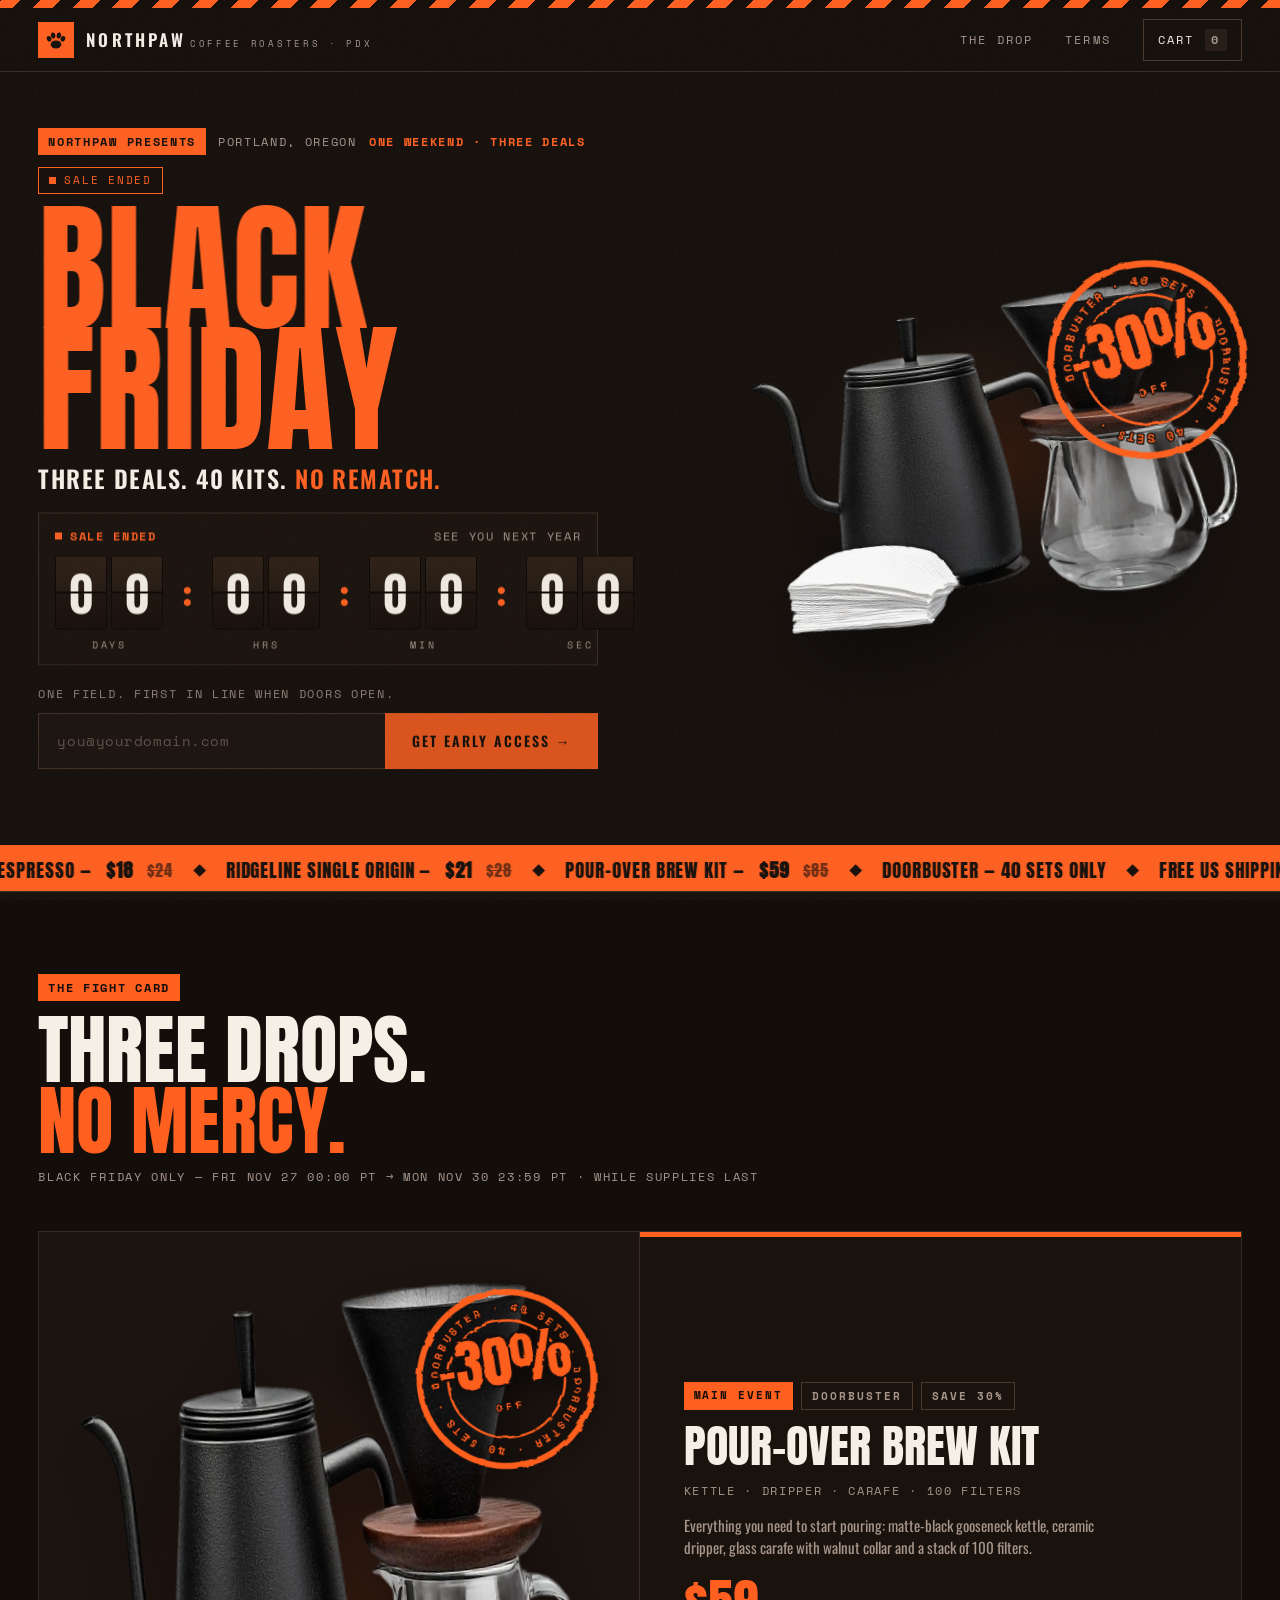
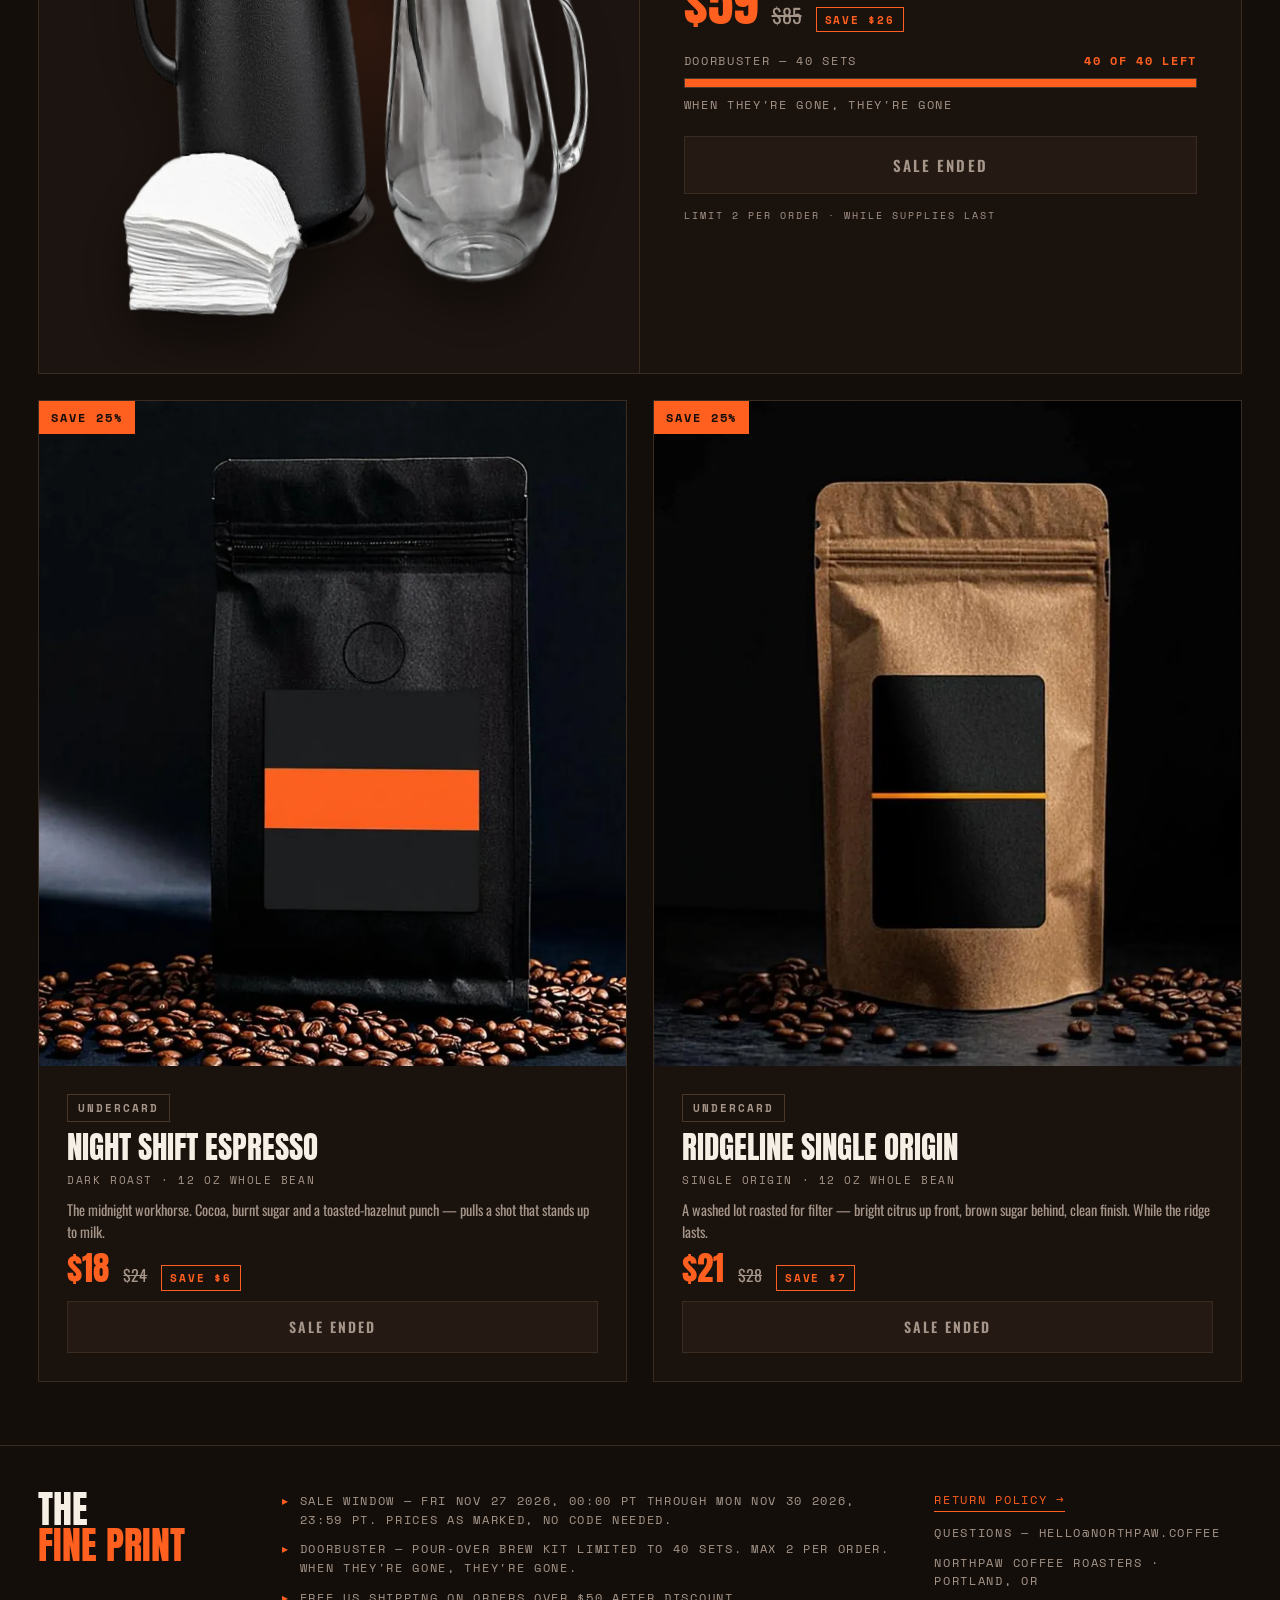
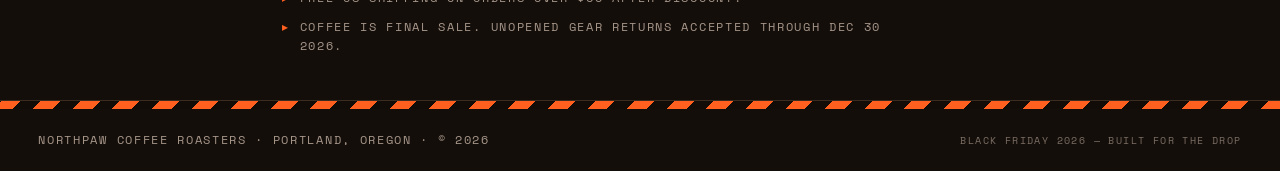
<file: index.html>
<!DOCTYPE html>
<html lang="en">
<head>
<meta charset="UTF-8">
<meta name="viewport" content="width=device-width, initial-scale=1.0">
<title>BLACK FRIDAY — Northpaw Coffee Roasters · Portland, OR</title>
<meta name="description" content="Black Friday at Northpaw Coffee Roasters. Three deals, 40 brew kits, no rematch. Doors open Fri Nov 27, 2026 — 00:00 PT.">
<meta name="theme-color" content="#140E0A">
<meta property="og:title" content="BLACK FRIDAY — Northpaw Coffee Roasters">
<meta property="og:description" content="Three deals. 40 kits. No rematch. Doors open Fri Nov 27, 2026 — 00:00 PT.">
<meta property="og:type" content="website">
<link rel="icon" href="data:image/svg+xml,%3Csvg xmlns='http://www.w3.org/2000/svg' viewBox='0 0 64 64'%3E%3Crect width='64' height='64' fill='%23FF5F1F'/%3E%3Cg fill='%23140E0A'%3E%3Cellipse cx='32' cy='43' rx='13' ry='10'/%3E%3Cellipse cx='15' cy='29' rx='5.5' ry='7' transform='rotate(-18 15 29)'/%3E%3Cellipse cx='25' cy='21' rx='5.5' ry='7.5' transform='rotate(-6 25 21)'/%3E%3Cellipse cx='39' cy='21' rx='5.5' ry='7.5' transform='rotate(6 39 21)'/%3E%3Cellipse cx='49' cy='29' rx='5.5' ry='7' transform='rotate(18 49 29)'/%3E%3C/g%3E%3C/svg%3E">
<link rel="preconnect" href="https://fonts.googleapis.com">
<link rel="preconnect" href="https://fonts.gstatic.com" crossorigin>
<link href="https://fonts.googleapis.com/css2?family=Anton&family=Oswald:wght@400;500;600&family=Space+Mono:wght@400;700&display=swap" rel="stylesheet">
<script src="https://cdnjs.cloudflare.com/ajax/libs/gsap/3.13.0/gsap.min.js" defer></script>
<style>
/* ============ TOKENS ============ */
:root{
  --ink:#140E0A; --ink-2:#1C1410; --ink-3:#241A13; --panel:#1A120D;
  --line:#3A2C21; --line-2:#4A382A;
  --orange:#FF5F1F; --orange-2:#E04E12; --paper:#F5EFE6; --muted:#A6968A;
  --header-h:64px; --ticker-h:46px;
  --fdw:clamp(26px,4.4vw,52px); --fdh:calc(var(--fdw)*1.42);
  --f-disp:'Anton','Arial Narrow',Impact,sans-serif;
  --f-ui:'Oswald','Arial Narrow',Arial,sans-serif;
  --f-mono:'Space Mono',ui-monospace,Menlo,Consolas,monospace;
}
*{margin:0;padding:0;box-sizing:border-box}
html{scroll-behavior:smooth}
@media (prefers-reduced-motion:reduce){html{scroll-behavior:auto}}
body{
  background:var(--ink); color:var(--paper);
  font-family:var(--f-ui); font-size:16px; line-height:1.5;
  -webkit-font-smoothing:antialiased; overflow-x:hidden;
}
img{display:block;max-width:100%}
button{font:inherit;color:inherit;background:none;border:none;cursor:pointer}
input{font:inherit}
a{color:inherit}
::selection{background:var(--orange);color:var(--ink)}
:focus-visible{outline:2px solid var(--orange);outline-offset:3px}
/* film grain over everything */
body::after{
  content:'';position:fixed;inset:0;z-index:120;pointer-events:none;opacity:.055;
  background-image:url("data:image/svg+xml,%3Csvg xmlns='http://www.w3.org/2000/svg' width='160' height='160'%3E%3Cfilter id='n'%3E%3CfeTurbulence type='fractalNoise' baseFrequency='0.8' numOctaves='2'/%3E%3C/filter%3E%3Crect width='160' height='160' filter='url(%23n)'/%3E%3C/svg%3E");
}
.hazard{height:8px;background:repeating-linear-gradient(-45deg,var(--orange) 0 14px,#120C08 14px 28px)}
.hazard-top{position:fixed;top:0;left:0;right:0;z-index:70;pointer-events:none}
.mono{font-family:var(--f-mono);font-size:12px;letter-spacing:.14em;text-transform:uppercase}
.chip{display:inline-block;background:var(--orange);color:var(--ink);padding:5px 10px 4px;font-weight:700}
.linklike{font-family:var(--f-mono);font-size:12px;letter-spacing:.14em;text-transform:uppercase;color:var(--orange);border-bottom:1px solid var(--orange);padding-bottom:2px}
.linklike:hover{color:var(--paper);border-color:var(--paper)}
.btn{
  display:inline-flex;align-items:center;justify-content:center;gap:10px;
  font-family:var(--f-ui);font-weight:600;letter-spacing:.14em;text-transform:uppercase;
  padding:14px 26px;border:1px solid var(--line-2);color:var(--paper);
  transition:transform .15s ease,background .15s ease,color .15s ease,border-color .15s ease;
}
.btn:hover{transform:translateY(-2px)}
.btn:active{transform:translateY(0)}
.btn-primary{background:var(--orange);border-color:var(--orange);color:var(--ink)}
.btn-primary:hover{background:var(--orange-2);border-color:var(--orange-2)}
.btn[disabled]{background:#241A13;border-color:var(--line);color:var(--muted);cursor:not-allowed;transform:none}
.sr-only{position:absolute;width:1px;height:1px;padding:0;margin:-1px;overflow:hidden;clip:rect(0 0 0 0);white-space:nowrap;border:0}

/* ============ HEADER ============ */
.site-head{
  position:sticky;top:8px;z-index:60;height:var(--header-h);
  display:flex;align-items:center;justify-content:space-between;
  padding:0 clamp(16px,3vw,40px);
  background:rgba(20,14,10,.92);backdrop-filter:blur(8px);
  border-bottom:1px solid var(--line);
}
.brand{display:flex;align-items:center;gap:12px;text-decoration:none}
.brand-badge{width:36px;height:36px;background:var(--orange);display:grid;place-items:center;flex:none}
.brand-badge svg{width:26px;height:26px}
.brand-name{font-weight:600;letter-spacing:.18em;font-size:17px;line-height:1}
.brand-sub{font-family:var(--f-mono);font-size:9px;letter-spacing:.3em;color:var(--muted);margin-top:4px}
.nav{display:flex;align-items:center;gap:clamp(14px,2.5vw,34px)}
.nav a{font-family:var(--f-mono);font-size:12px;letter-spacing:.18em;text-decoration:none;color:var(--muted)}
.nav a:hover{color:var(--orange)}
.cart-btn{
  display:flex;align-items:center;gap:10px;border:1px solid var(--line-2);
  padding:9px 14px;font-family:var(--f-mono);font-size:12px;letter-spacing:.18em;
  transition:border-color .15s ease;
}
.cart-btn:hover{border-color:var(--orange)}
.cart-count{
  min-width:22px;height:22px;display:grid;place-items:center;
  background:var(--orange);color:var(--ink);font-weight:700;font-size:12px;padding:0 4px;
}
.cart-count[data-zero="1"]{background:#241A13;color:var(--muted)}

/* ============ HERO ============ */
.hero{
  position:relative;
  min-height:100vh;min-height:calc(100svh - var(--header-h) - 8px);
  display:flex;flex-direction:column;
  border-bottom:1px solid var(--line);
}
.hero-inner{
  flex:1;display:grid;grid-template-columns:minmax(0,1.15fr) minmax(0,.85fr);
  gap:clamp(20px,4vw,64px);align-items:center;
  padding:clamp(20px,3.5vh,44px) clamp(16px,3vw,40px) clamp(16px,2.5vh,28px);
  max-width:1560px;width:100%;margin:0 auto;
}
.eyebrow-row{display:flex;flex-wrap:wrap;align-items:center;gap:12px;margin-bottom:clamp(10px,1.6vh,18px)}
.eyebrow-meta{color:var(--muted)}
.eyebrow-meta b{color:var(--orange);font-weight:700}
.status-chip{
  display:none;align-items:center;gap:8px;border:1px solid var(--orange);
  padding:4px 10px;font-family:var(--f-mono);font-size:11px;letter-spacing:.16em;color:var(--orange);
}
.status-chip.on{display:inline-flex}
.status-dot{width:7px;height:7px;background:var(--orange);flex:none}
[data-phase="live"] .status-dot{animation:pulse 1.1s ease-in-out infinite}
@keyframes pulse{0%,100%{opacity:1}50%{opacity:.25}}
.bf-title{
  font-family:var(--f-disp);font-weight:400;
  font-size:clamp(3.6rem,12.2vw,11.5rem);
  line-height:.86;letter-spacing:.005em;color:var(--orange);
  text-transform:uppercase;user-select:none;
}
.bf-word{display:block;white-space:nowrap}
.bf-word .ltr{display:inline-block;will-change:transform}
.bf-sub{
  margin-top:clamp(12px,2vh,20px);
  font-weight:600;font-size:clamp(1.05rem,2vw,1.5rem);
  letter-spacing:.06em;text-transform:uppercase;
}
.bf-sub em{font-style:normal;color:var(--orange)}
.bf-copy{margin-top:10px;color:var(--muted);font-size:15px;max-width:46ch}

/* --- countdown --- */
.countdown{
  margin-top:clamp(16px,2.8vh,28px);
  max-width:560px;border:1px solid var(--line);background:var(--panel);
  padding:14px 16px 12px;
}
.cd-label-row{display:flex;justify-content:space-between;gap:10px;flex-wrap:wrap;margin-bottom:10px}
.cd-label{color:var(--orange);font-weight:700;display:flex;align-items:center;gap:8px}
.cd-dot{width:7px;height:7px;background:var(--orange);flex:none;animation:pulse 1.4s ease-in-out infinite}
@media (prefers-reduced-motion:reduce){.cd-dot{animation:none}}
.cd-date{color:var(--muted)}
.flaps{display:flex;align-items:flex-start;gap:clamp(6px,1vw,12px)}
.flap-group{display:flex;flex-direction:column;align-items:center}
.flap-unit{display:flex;gap:4px}
code{font-family:var(--f-mono);color:var(--orange);font-size:.92em}
.flap-pair-label{
  text-align:center;color:var(--muted);font-family:var(--f-mono);
  font-size:10px;letter-spacing:.28em;margin-top:8px;
}
.flap-colon{
  font-family:var(--f-mono);font-weight:700;color:var(--orange);
  font-size:calc(var(--fdh)*.5);line-height:var(--fdh);padding:0 1px;user-select:none;
}
.fd{
  position:relative;width:var(--fdw);height:var(--fdh);
  perspective:300px;border:1px solid #0C0805;border-radius:3px;
  background:#221812;
}
.fd-half,.fd-flap{
  position:absolute;left:0;width:100%;height:50%;overflow:hidden;
}
.fd-top,.fd-flap-top{top:0;border-radius:2px 2px 0 0;background:linear-gradient(180deg,#2E2016,#251A12)}
.fd-bottom,.fd-flap-bottom{bottom:0;border-radius:0 0 2px 2px;background:linear-gradient(180deg,#1D140E,#170F0A)}
.fd-glyph{
  position:absolute;left:0;width:100%;height:200%;
  display:flex;align-items:center;justify-content:center;
  font-family:var(--f-ui);font-weight:600;
  font-size:calc(var(--fdh)*.66);color:var(--paper);
}
.fd-top .fd-glyph,.fd-flap-top .fd-glyph{top:0}
.fd-bottom .fd-glyph,.fd-flap-bottom .fd-glyph{top:-100%}
.fd-flap{display:none;backface-visibility:hidden;z-index:2}
.fd-flap-top{transform-origin:50% 100%}
.fd-flap-bottom{transform-origin:50% 0%;background:linear-gradient(180deg,#1D140E,#170F0A)}
.fd::after{content:'';position:absolute;top:50%;left:0;right:0;height:2px;margin-top:-1px;background:#0C0805;z-index:3}

/* --- early access --- */
.early{margin-top:clamp(16px,2.8vh,28px);max-width:560px}
.early-label{color:var(--muted);margin-bottom:10px}
.early-row{display:flex;gap:0}
.early-row input{
  flex:1;min-width:0;background:var(--ink-2);border:1px solid var(--line-2);border-right:none;
  color:var(--paper);padding:0 18px;height:56px;
  font-family:var(--f-mono);font-size:14px;letter-spacing:.04em;
}
.early-row input::placeholder{color:#6E5F53}
.early-row input:focus{outline:none;border-color:var(--orange)}
.early-row .btn{height:56px;flex:none;font-size:14px}
.early-msg{margin-top:9px;color:var(--muted);min-height:16px}
.early-msg.ok{color:var(--orange)}
.early-msg.err{color:#FF8A6B}
.early-done{
  display:none;border:1px solid var(--orange);padding:16px 18px;
  font-family:var(--f-mono);font-size:12px;letter-spacing:.14em;text-transform:uppercase;color:var(--orange);
}
.early-done.on{display:block}
.early-done b{color:var(--paper)}

/* --- hero art (kit + stamp) --- */
.hero-art{position:relative;display:grid;place-items:center;min-height:320px}
.glow{
  position:absolute;inset:-8%;pointer-events:none;
  background:radial-gradient(closest-side,rgba(255,95,31,.22),rgba(58,36,22,.38) 46%,rgba(20,14,10,0) 74%);
}
.kit{position:relative;width:100%;max-width:600px;transform:rotate(-7deg)}
.kit img{width:100%;height:auto;filter:drop-shadow(0 34px 40px rgba(0,0,0,.55))}
.kit .kit-img-wrap{will-change:transform}
.stamp-wrap{
  position:absolute;top:-9%;right:-6%;width:46%;min-width:140px;z-index:4;
  transform:rotate(-10deg);opacity:.96;
}
.stamp-wrap.stamp-hidden{display:none}
.stamp-wrap svg,.db-stamp svg,.sold-overlay svg{width:100%;height:auto;overflow:visible;filter:drop-shadow(0 3px 14px rgba(0,0,0,.62))}

/* --- ticker --- */
.ticker{
  border-top:3px solid var(--orange);background:var(--orange);
  overflow:hidden;white-space:nowrap;height:var(--ticker-h);
  display:flex;align-items:center;
}
.ticker-track{display:inline-flex;will-change:transform}
.tick-half{display:inline-flex;align-items:center;flex:none}
.tick-item{
  display:inline-flex;align-items:center;gap:14px;padding:0 22px;
  font-family:var(--f-disp);font-size:19px;letter-spacing:.05em;color:var(--ink);
  text-transform:uppercase;line-height:var(--ticker-h);
}
.tick-item .was{opacity:.62;text-decoration:line-through;font-size:16px}
.tick-sep{width:9px;height:9px;background:var(--ink);transform:rotate(45deg);flex:none}
.no-gsap .ticker-track{animation:tickmove 28s linear infinite}
@keyframes tickmove{from{transform:translateX(0)}to{transform:translateX(-50%)}}
@media (prefers-reduced-motion:reduce){.no-gsap .ticker-track{animation:none}}

/* ============ THE DROP ============ */
.drop{padding:clamp(56px,9vh,110px) clamp(16px,3vw,40px) clamp(40px,7vh,90px);max-width:1560px;margin:0 auto}
.sec-head{margin-bottom:clamp(28px,5vh,54px)}
.sec-head h2{
  font-family:var(--f-disp);font-weight:400;text-transform:uppercase;
  font-size:clamp(2.4rem,6vw,5rem);line-height:.92;margin:14px 0 12px;color:var(--paper);
}
.sec-head h2 em{font-style:normal;color:var(--orange)}
.sec-sub{color:var(--muted)}
/* doorbuster */
.doorbuster{
  display:grid;grid-template-columns:minmax(0,1fr) minmax(0,1fr);
  border:1px solid var(--line);background:var(--panel);margin-bottom:26px;
  position:relative;overflow:hidden;
}
.doorbuster::before{
  content:'';position:absolute;top:0;left:0;right:0;height:5px;background:var(--orange);
}
.db-media{
  position:relative;display:grid;place-items:center;padding:clamp(22px,4vw,48px);
  background:radial-gradient(closest-side at 50% 52%,rgba(255,95,31,.16),rgba(26,18,13,0) 72%),var(--ink-2);
  border-right:1px solid var(--line);min-height:380px;
}
.db-media .kit-tilt{width:100%;max-width:520px;transform:rotate(-4deg)}
.db-media img{width:100%;filter:drop-shadow(0 26px 30px rgba(0,0,0,.5))}
.db-stamp{position:absolute;top:6%;right:5%;width:34%;min-width:130px;max-width:210px;transform:rotate(-9deg);z-index:3}
.db-stamp svg{width:100%;height:auto;overflow:visible}
.sold-overlay{
  position:absolute;inset:0;display:none;place-items:center;z-index:5;
  background:rgba(20,14,10,.45);
}
.sold-overlay.on{display:grid}
.sold-overlay svg{width:min(62%,340px);transform:rotate(-8deg);overflow:visible}
.db-info{padding:clamp(22px,3.4vw,46px);display:flex;flex-direction:column;gap:14px;justify-content:center}
.tag-row{display:flex;flex-wrap:wrap;gap:8px}
.tag{font-family:var(--f-mono);font-size:11px;letter-spacing:.18em;padding:5px 10px 4px;font-weight:700;text-transform:uppercase}
.tag-solid{background:var(--orange);color:var(--ink)}
.tag-line{border:1px solid var(--line-2);color:var(--muted)}
.db-title{
  font-family:var(--f-disp);font-weight:400;text-transform:uppercase;
  font-size:clamp(1.9rem,3.6vw,3.2rem);line-height:.95;
}
.db-sub{color:var(--muted);font-family:var(--f-mono);font-size:12px;letter-spacing:.14em;text-transform:uppercase}
.db-desc{color:var(--muted);font-size:15px;max-width:52ch}
.price-row{display:flex;align-items:baseline;gap:14px;flex-wrap:wrap;margin-top:4px}
.price-now{font-family:var(--f-disp);font-size:clamp(2.2rem,4vw,3.4rem);color:var(--orange);line-height:1}
.price-was{color:var(--muted);text-decoration:line-through;font-size:20px}
.price-save{
  font-family:var(--f-mono);font-size:11px;letter-spacing:.16em;font-weight:700;
  border:1px solid var(--orange);color:var(--orange);padding:4px 8px 3px;text-transform:uppercase;
}
.stock{margin-top:6px}
.stock-head{display:flex;justify-content:space-between;gap:10px;color:var(--muted);margin-bottom:8px}
.stock-head b{color:var(--orange);font-weight:700}
.stock-bar{height:10px;background:#0F0A07;border:1px solid var(--line-2)}
.stock-bar i{display:block;height:100%;background:var(--orange);transition:width .5s ease}
.stock-bar.low i{background:#C7331B;animation:pulse 1.2s ease-in-out infinite}
@media (prefers-reduced-motion:reduce){.stock-bar.low i{animation:none}}
.stock-note{margin-top:8px;color:var(--muted)}
.db-cta{display:flex;gap:12px;align-items:stretch;margin-top:8px;flex-wrap:wrap}
.db-cta .btn-atc{flex:1;min-width:220px;height:58px;font-size:15px}
.limit-note{color:var(--muted);font-family:var(--f-mono);font-size:10px;letter-spacing:.2em;text-transform:uppercase}
/* undercards */
.cards{display:grid;grid-template-columns:repeat(2,minmax(0,1fr));gap:26px}
.card{
  border:1px solid var(--line);background:var(--panel);
  display:flex;flex-direction:column;transition:transform .18s ease,border-color .18s ease;
}
.card:hover{transform:translateY(-4px);border-color:var(--orange)}
.card-media{position:relative;overflow:hidden;background:var(--ink-2)}
.card-media img{width:100%;height:100%;object-fit:cover;aspect-ratio:3/3.4;transition:transform .35s ease}
.card:hover .card-media img{transform:scale(1.04)}
.save-badge{
  position:absolute;top:0;left:0;z-index:2;
  background:var(--orange);color:var(--ink);
  font-family:var(--f-mono);font-weight:700;font-size:12px;letter-spacing:.16em;
  padding:8px 12px 7px;text-transform:uppercase;
}
.card-info{padding:clamp(18px,2.4vw,28px);display:flex;flex-direction:column;gap:10px;flex:1}
.card-title{font-family:var(--f-disp);font-weight:400;text-transform:uppercase;font-size:clamp(1.5rem,2.4vw,2.1rem);line-height:1}
.card-sub{color:var(--muted);font-family:var(--f-mono);font-size:11px;letter-spacing:.14em;text-transform:uppercase}
.card-desc{color:var(--muted);font-size:14.5px;flex:1}
.card .price-row{margin-top:auto}
.card .price-now{font-size:clamp(1.7rem,2.6vw,2.4rem)}
.card .price-was{font-size:16px}
.btn-atc{width:100%;height:52px;font-size:14px}

/* ============ TERMS / FOOTER ============ */
.terms{border-top:1px solid var(--line)}
.terms-inner{
  max-width:1560px;margin:0 auto;padding:clamp(34px,5vh,60px) clamp(16px,3vw,40px);
  display:grid;grid-template-columns:minmax(0,.4fr) minmax(0,1.2fr) minmax(0,.6fr);gap:clamp(20px,3vw,48px);
  align-items:start;
}
.terms-h{font-family:var(--f-disp);font-weight:400;font-size:clamp(1.6rem,3vw,2.4rem);text-transform:uppercase;line-height:.95}
.terms-h em{font-style:normal;color:var(--orange)}
.terms-list{list-style:none;display:flex;flex-direction:column;gap:10px;color:var(--muted)}
.terms-list li{padding-left:18px;position:relative;line-height:1.6}
.terms-list li::before{content:'▸';position:absolute;left:0;color:var(--orange)}
.terms-links{display:flex;flex-direction:column;gap:12px;color:var(--muted);align-items:flex-start}
.site-foot{border-top:1px solid var(--line)}
.foot-inner{
  max-width:1560px;margin:0 auto;padding:22px clamp(16px,3vw,40px);
  display:flex;justify-content:space-between;gap:16px;flex-wrap:wrap;align-items:center;
}
.site-foot .mono{color:var(--muted)}
.site-foot .tiny{font-size:10px;opacity:.7}

/* ============ DRAWER ============ */
.scrim{
  position:fixed;inset:0;z-index:80;background:rgba(10,7,5,.7);
  opacity:0;pointer-events:none;transition:opacity .25s ease;
}
.scrim.on{opacity:1;pointer-events:auto}
.drawer{
  position:fixed;top:0;right:0;bottom:0;z-index:90;
  width:min(440px,100vw);background:var(--ink-2);border-left:1px solid var(--line-2);
  transform:translateX(102%);transition:transform .32s cubic-bezier(.22,.9,.3,1);
  display:flex;flex-direction:column;
}
.drawer.on{transform:translateX(0)}
.dr-head{
  display:flex;justify-content:space-between;align-items:center;
  padding:18px 20px;border-bottom:1px solid var(--line);
}
.dr-title{font-family:var(--f-disp);font-weight:400;font-size:26px;letter-spacing:.04em;text-transform:uppercase}
.dr-close{font-size:22px;line-height:1;padding:6px 10px;color:var(--muted)}
.dr-close:hover{color:var(--orange)}
.shipping{padding:16px 20px;border-bottom:1px solid var(--line)}
.ship-label{color:var(--paper);font-weight:700;margin-bottom:10px}
.ship-label b{color:var(--orange)}
.ship-bar{height:8px;background:#0F0A07;border:1px solid var(--line)}
.ship-bar i{display:block;height:100%;background:var(--orange);width:0;transition:width .4s ease}
.ship-note{margin-top:8px;color:var(--muted)}
.dr-items{flex:1;overflow-y:auto;padding:8px 20px}
.dr-item{display:grid;grid-template-columns:76px 1fr auto;gap:14px;padding:16px 0;border-bottom:1px solid var(--line);align-items:center}
.dr-thumb{width:76px;height:88px;object-fit:cover;border:1px solid var(--line);background:var(--ink-3)}
.dr-name{font-weight:600;letter-spacing:.08em;text-transform:uppercase;font-size:14px;line-height:1.25}
.dr-unit{color:var(--muted);font-family:var(--f-mono);font-size:11px;letter-spacing:.08em;margin-top:4px}
.qty{display:inline-flex;border:1px solid var(--line-2);margin-top:10px}
.qty button{width:30px;height:30px;font-size:16px;color:var(--paper)}
.qty button:hover{background:var(--ink-3);color:var(--orange)}
.qty .q{width:38px;display:grid;place-items:center;font-family:var(--f-mono);font-size:13px;border-left:1px solid var(--line-2);border-right:1px solid var(--line-2)}
.dr-right{display:flex;flex-direction:column;align-items:flex-end;gap:10px;justify-self:end}
.dr-line{font-family:var(--f-disp);font-size:20px;color:var(--orange)}
.dr-remove{color:var(--muted);font-family:var(--f-mono);font-size:10px;letter-spacing:.14em;text-transform:uppercase;border-bottom:1px solid transparent}
.dr-remove:hover{color:#FF8A6B;border-color:#FF8A6B}
.dr-empty{padding:48px 10px;text-align:center;color:var(--muted);display:flex;flex-direction:column;gap:18px;align-items:center}
.dr-empty .btn{margin-top:6px}
.dr-foot{border-top:1px solid var(--line);padding:18px 20px 22px;background:var(--ink-2)}
.dr-subtotal{display:flex;justify-content:space-between;align-items:baseline;margin-bottom:6px}
.dr-subtotal .mono{color:var(--muted)}
.dr-subtotal .amount{font-family:var(--f-disp);font-size:30px;color:var(--paper)}
.dr-note{color:var(--muted);font-size:10px;letter-spacing:.12em;margin-bottom:14px}
.dr-foot .btn{width:100%;height:56px;font-size:15px}
.dr-mode{margin-top:10px;text-align:center;color:var(--muted);font-size:10px;letter-spacing:.14em}

/* ============ MODALS / TOAST ============ */
.modal{
  position:fixed;inset:0;z-index:100;display:none;place-items:center;padding:20px;
  background:rgba(10,7,5,.78);
}
.modal.on{display:grid}
.modal-card{
  width:min(560px,100%);max-height:86vh;overflow-y:auto;
  background:var(--ink-2);border:1px solid var(--line-2);border-top:5px solid var(--orange);
  padding:clamp(22px,4vw,36px);
}
.modal-card h3{font-family:var(--f-disp);font-weight:400;text-transform:uppercase;font-size:clamp(1.5rem,3vw,2.2rem);margin-bottom:6px}
.modal-kicker{color:var(--orange);margin-bottom:16px}
.receipt{border:1px dashed var(--line-2);padding:16px;margin:16px 0;display:flex;flex-direction:column;gap:9px}
.receipt-row{display:flex;justify-content:space-between;gap:14px;color:var(--muted)}
.receipt-row.total{color:var(--paper);font-weight:700;border-top:1px solid var(--line);padding-top:10px}
.receipt-row.total .val{color:var(--orange)}
.receipt-row .val{color:var(--paper)}
.modal-note{color:var(--muted);font-size:13.5px;line-height:1.65;margin:14px 0 4px}
.modal-note a{color:var(--orange)}
.modal-actions{display:flex;gap:12px;margin-top:18px;flex-wrap:wrap}
.modal-actions .btn{flex:1;min-width:180px}
.policy-body{color:var(--muted);font-size:14px;line-height:1.7;display:flex;flex-direction:column;gap:12px}
.policy-body h4{color:var(--paper);font-family:var(--f-ui);font-weight:600;letter-spacing:.12em;text-transform:uppercase;font-size:13px;margin-top:8px}
.toast{
  position:fixed;left:50%;bottom:26px;z-index:110;transform:translate(-50%,20px);
  background:var(--ink-2);border:1px solid var(--orange);color:var(--paper);
  padding:13px 22px;font-family:var(--f-mono);font-size:12px;letter-spacing:.12em;text-transform:uppercase;
  opacity:0;pointer-events:none;transition:opacity .25s ease,transform .25s ease;max-width:92vw;text-align:center;
}
.toast.on{opacity:1;transform:translate(-50%,0)}
.toast b{color:var(--orange)}
noscript{display:block;padding:14px 20px;background:var(--orange);color:var(--ink);font-family:var(--f-mono);font-size:13px}

/* fit the hero (content + ticker) inside one screen on common laptop sizes */
@media (min-width:1081px) and (max-height:940px){
  .bf-copy{display:none}
  .bf-title{font-size:clamp(3.4rem,11vw,9.8rem)}
  .bf-sub{margin-top:10px}
  .countdown{margin-top:16px}
  .early{margin-top:16px}
}
@media (min-width:1081px) and (max-height:800px){
  :root{--fdw:clamp(22px,3.6vw,42px)}
  .bf-title{font-size:clamp(2.9rem,9.2vw,8.2rem)}
  .eyebrow-row{margin-bottom:8px}
  .bf-sub{margin-top:8px;font-size:clamp(.95rem,1.6vw,1.2rem)}
  .countdown{padding:10px 14px 9px}
  .cd-label-row{margin-bottom:7px}
  .early-row input,.early-row .btn{height:50px}
}
/* ============ RESPONSIVE ============ */
@media (max-width:1080px){
  .hero-inner{grid-template-columns:1fr;gap:26px;align-items:start}
  .hero-art{min-height:0;margin-top:6px}
  .kit{max-width:440px}
  .hero{min-height:0}
  .doorbuster{grid-template-columns:1fr}
  .db-media{border-right:none;border-bottom:1px solid var(--line);min-height:300px}
  .cards{grid-template-columns:1fr}
  .terms-inner{grid-template-columns:1fr;gap:20px}
}
@media (max-width:720px){
  .nav a.nav-link{display:none}
  .bf-title{font-size:clamp(3.4rem,17vw,5.6rem)}
  .early-row{flex-direction:column}
  .early-row input{border-right:1px solid var(--line-2);border-bottom:none}
  .early-row .btn{width:100%}
  .flap-colon{font-size:calc(var(--fdh)*.38)}
  .tick-item{font-size:16px}
  .db-cta .btn-atc{min-width:100%}
}
</style>
</head>
<body data-phase="pre">
<noscript>This drop needs JavaScript — enable it to catch the deals.</noscript>
<div class="hazard hazard-top" aria-hidden="true"></div>
<header class="site-head">
  <a class="brand" href="#top" aria-label="Northpaw Coffee Roasters — back to top">
    <span class="brand-badge" aria-hidden="true">
      <svg viewBox="0 0 64 64" fill="#140E0A"><ellipse cx="32" cy="43" rx="13" ry="10"/><ellipse cx="15" cy="29" rx="5.5" ry="7" transform="rotate(-18 15 29)"/><ellipse cx="25" cy="21" rx="5.5" ry="7.5" transform="rotate(-6 25 21)"/><ellipse cx="39" cy="21" rx="5.5" ry="7.5" transform="rotate(6 39 21)"/><ellipse cx="49" cy="29" rx="5.5" ry="7" transform="rotate(18 49 29)"/></svg>
    </span>
    <span>
      <span class="brand-name">NORTHPAW</span>
      <span class="brand-sub">COFFEE ROASTERS · PDX</span>
    </span>
  </a>
  <nav class="nav" aria-label="Main">
    <a class="nav-link" href="#drop">THE DROP</a>
    <a class="nav-link" href="#terms">TERMS</a>
    <button class="cart-btn" id="cart-open" aria-label="Open cart">
      CART <span class="cart-count" id="cart-count" data-zero="1">0</span>
    </button>
  </nav>
</header>

<!-- ============ HERO ============ -->
<section class="hero" id="top">
  <div class="hero-inner">
    <div class="hero-copy">
      <div class="eyebrow-row">
        <span class="chip mono">NORTHPAW PRESENTS</span>
        <span class="mono eyebrow-meta">PORTLAND, OREGON</span>
        <span class="mono eyebrow-meta"><b>ONE WEEKEND · THREE DEALS</b></span>
        <span class="status-chip" id="status-chip"><i class="status-dot" aria-hidden="true"></i><span id="status-text"></span></span>
      </div>

      <h1 class="bf-title" id="bf-title" aria-label="Black Friday">
        <span class="bf-word" data-split aria-hidden="true">BLACK</span>
        <span class="bf-word" data-split aria-hidden="true">FRIDAY</span>
      </h1>

      <p class="bf-sub" id="bf-sub">THREE DEALS. 40 KITS. <em>NO REMATCH.</em></p>
      <p class="bf-copy" id="bf-copy">Up to 30% off fresh-roasted coffee and our pour-over kit, straight from the Portland roastery. Doors open Friday, November 27 — 00:00 Pacific.</p>

      <div class="countdown" id="countdown" role="timer" aria-label="Countdown to Black Friday">
        <div class="cd-label-row">
          <span class="mono cd-label"><i class="cd-dot" aria-hidden="true"></i><span id="cd-label">DOORS OPEN IN</span></span>
          <span class="mono cd-date" id="cd-date">FRI 27 NOV 2026 · 00:00 PT</span>
        </div>
        <div class="flaps" id="flaps"></div>
      </div>

      <form class="early" id="early-form" novalidate>
        <p class="mono early-label" id="early-label">ONE FIELD. FIRST IN LINE WHEN DOORS OPEN.</p>
        <div class="early-row">
          <input type="email" id="early-email" placeholder="you@yourdomain.com" autocomplete="email" aria-label="Email address" required>
          <button class="btn btn-primary" type="submit" id="early-btn">GET EARLY ACCESS →</button>
        </div>
        <p class="mono early-msg" id="early-msg" role="status" aria-live="polite"></p>
        <div class="early-done" id="early-done"></div>
      </form>
    </div>

    <div class="hero-art">
      <div class="glow" aria-hidden="true"></div>
      <figure class="kit" id="kit-fig">
        <div class="kit-img-wrap" id="kit-img-wrap">
          <img data-img="brew-kit-cut" alt="Northpaw Pour-Over Brew Kit — matte black gooseneck kettle, ceramic dripper, glass carafe with walnut collar, paper filters" width="954" height="645" id="kit-img">
        </div>
        <div class="stamp-wrap" id="stamp-deal" aria-hidden="true"></div>
        <div class="stamp-wrap stamp-hidden" id="stamp-out" aria-hidden="true"></div>
      </figure>
    </div>
  </div>

  <div class="ticker" aria-label="Black Friday deals">
    <div class="ticker-track" id="ticker-track"></div>
  </div>
</section>

<!-- ============ THE DROP ============ -->
<main>
  <section class="drop" id="drop">
    <header class="sec-head">
      <p class="chip mono">THE FIGHT CARD</p>
      <h2>THREE DROPS.<br><em>NO MERCY.</em></h2>
      <p class="mono sec-sub">BLACK FRIDAY ONLY — FRI NOV 27 00:00 PT → MON NOV 30 23:59 PT · WHILE SUPPLIES LAST</p>
    </header>
    <div id="doorbuster-mount"></div>
    <div class="cards" id="cards-mount"></div>
  </section>

  <!-- ============ TERMS ============ -->
  <section class="terms" id="terms">
    <div class="terms-inner">
      <h3 class="terms-h">THE<br><em>FINE PRINT</em></h3>
      <ul class="terms-list mono">
        <li>SALE WINDOW — FRI NOV 27 2026, 00:00 PT THROUGH MON NOV 30 2026, 23:59 PT. PRICES AS MARKED, NO CODE NEEDED.</li>
        <li>DOORBUSTER — POUR-OVER BREW KIT LIMITED TO 40 SETS. MAX 2 PER ORDER. WHEN THEY'RE GONE, THEY'RE GONE.</li>
        <li>FREE US SHIPPING ON ORDERS OVER $50 AFTER DISCOUNT.</li>
        <li>COFFEE IS FINAL SALE. UNOPENED GEAR RETURNS ACCEPTED THROUGH DEC 30 2026.</li>
      </ul>
      <div class="terms-links mono">
        <button class="linklike" id="policy-open">RETURN POLICY →</button>
        <span>QUESTIONS — HELLO@NORTHPAW.COFFEE</span>
        <span>NORTHPAW COFFEE ROASTERS · PORTLAND, OR</span>
      </div>
    </div>
  </section>
</main>

<footer class="site-foot">
  <div class="hazard" aria-hidden="true"></div>
  <div class="foot-inner">
    <p class="mono">NORTHPAW COFFEE ROASTERS · PORTLAND, OREGON · © 2026</p>
    <p class="mono tiny">BLACK FRIDAY 2026 — BUILT FOR THE DROP</p>
  </div>
</footer>

<!-- ============ CART DRAWER ============ -->
<div class="scrim" id="scrim" hidden></div>
<aside class="drawer" id="drawer" role="dialog" aria-modal="true" aria-label="Your cart">
  <div class="dr-head">
    <span class="dr-title">YOUR CART <span id="dr-count"></span></span>
    <button class="dr-close" id="cart-close" aria-label="Close cart">✕</button>
  </div>
  <div class="shipping">
    <p class="mono ship-label" id="ship-label">FREE SHIPPING OVER <b>$50</b></p>
    <div class="ship-bar"><i id="ship-fill"></i></div>
    <p class="mono ship-note">FREE US SHIPPING ON ORDERS OVER $50</p>
  </div>
  <div class="dr-items" id="dr-items"></div>
  <div class="dr-foot">
    <div class="dr-subtotal"><span class="mono">SUBTOTAL</span><span class="amount" id="dr-subtotal">$0</span></div>
    <p class="mono dr-note">TAXES &amp; SHIPPING CALCULATED AT CHECKOUT — FREE OVER $50</p>
    <button class="btn btn-primary" id="checkout-btn">CHECKOUT →</button>
    <p class="mono dr-mode" id="dr-mode">PREVIEW MODE — NOT CONNECTED TO SHOPIFY</p>
  </div>
</aside>

<!-- ============ CHECKOUT PREVIEW MODAL ============ -->
<div class="modal" id="checkout-modal" role="dialog" aria-modal="true" aria-label="Checkout preview">
  <div class="modal-card">
    <p class="mono modal-kicker">NORTHPAW · BLACK FRIDAY 2026</p>
    <h3 id="co-title">CHECKOUT PREVIEW</h3>
    <div class="receipt" id="co-receipt"></div>
    <p class="modal-note" id="co-note">You're on the <b>preview build</b>: this button hands off to <b>real Shopify Checkout</b> once you paste your store's domain and Storefront API token into the <code>SHOPIFY</code> config at the top of this file's script (see README — “Going live”).</p>
    <div class="modal-actions" id="co-actions">
      <button class="btn btn-primary" id="co-stage">STAGE THIS ORDER (DEMO)</button>
      <button class="btn" id="co-cancel">KEEP SHOPPING</button>
    </div>
  </div>
</div>

<!-- ============ RETURN POLICY MODAL ============ -->
<div class="modal" id="policy-modal" role="dialog" aria-modal="true" aria-label="Return policy">
  <div class="modal-card">
    <p class="mono modal-kicker">NORTHPAW COFFEE ROASTERS · PORTLAND, OR</p>
    <h3>RETURN POLICY</h3>
    <div class="policy-body">
      <p><strong>Coffee is final sale.</strong> Beans are roasted to order and shipped fresh, so opened (or opened-bag) coffee can't come back — but if a bag arrives damaged or the roast is off, email us within 14 days and we'll make it right with a replacement or refund.</p>
      <h4>Gear (Brew Kits &amp; hardware)</h4>
      <p>Unopened brew gear in original packaging can be returned within <strong>30 days of delivery</strong> — through <strong>December 30, 2026</strong> for Black Friday orders. You cover return shipping unless we shipped the wrong thing.</p>
      <h4>How to start a return</h4>
      <p>Email <strong>hello@northpaw.coffee</strong> with your order number and a photo of the item. We'll reply within 2 business days with a return label and instructions.</p>
      <h4>Refunds</h4>
      <p>Refunds go back to your original payment method within 5–10 business days after the return reaches the roastery. Sale pricing is honored on exchanges for the same item.</p>
    </div>
    <div class="modal-actions"><button class="btn" id="policy-close">CLOSE</button></div>
  </div>
</div>

<div class="toast" id="toast" role="status" aria-live="polite"></div>
<script>
/* =====================================================================
   NORTHPAW COFFEE ROASTERS — BLACK FRIDAY 2026 CAMPAIGN
   Single-file build. GSAP via CDN. Falls back to seed catalog when
   Shopify isn't wired (preview mode).
   ===================================================================== */

/* ==== SHOPIFY STOREFRONT API — paste your store's values to go live ====
   1. Create your store, import shopify-products.csv (see README).
   2. Admin → Settings → Apps and sales channels → Headless → create a
      Storefront API public access token.
   3. Paste domain + token here. Products, doorbuster stock (40 sets) and
      checkout all switch to your real Shopify store. */
const SHOPIFY = {
  domain: "",                 // e.g. "northpaw-roasters.myshopify.com"
  storefrontAccessToken: "",  // Storefront API public token
  apiVersion: "2025-07",
};

/* ==== ASSETS (inlined as base64 by scripts/build_site.py) ==== */
const ASSETS = {
  "night-shift":  "[data-uri]",
  "ridgeline":    "[data-uri]",
  "brew-kit":     "[data-uri]",
  "brew-kit-cut": "[data-uri]",
};
const assetURI = (v) => (v.startsWith("data:") || v.startsWith("http") ? v : "assets/" + v + ".webp");

/* ==== SALE WINDOW (Pacific Time) ==== */
const T_START = Date.UTC(2026, 10, 27, 8, 0, 0);    // Fri 27 Nov 2026 00:00:00 PT (PST = UTC-8)
const T_END   = Date.UTC(2026, 11, 1, 7, 59, 59);   // Mon 30 Nov 2026 23:59:59 PT
const FREE_SHIP_CENTS = 5000;
const DOORBUSTER_TOTAL = 40;

/* ==== SEEDED CATALOG (mirrors shopify-products.csv) ==== */
const CATALOG = [
  { id: "night-shift-espresso", handle: "night-shift-espresso", kind: "coffee",
    name: "NIGHT SHIFT ESPRESSO", sub: "DARK ROAST · 12 OZ WHOLE BEAN",
    desc: "The midnight workhorse. Cocoa, burnt sugar and a toasted-hazelnut punch — pulls a shot that stands up to milk.",
    price: 1800, compare: 2400, img: "night-shift", max: 99 },
  { id: "ridgeline-single-origin", handle: "ridgeline-single-origin", kind: "coffee",
    name: "RIDGELINE SINGLE ORIGIN", sub: "SINGLE ORIGIN · 12 OZ WHOLE BEAN",
    desc: "A washed lot roasted for filter — bright citrus up front, brown sugar behind, clean finish. While the ridge lasts.",
    price: 2100, compare: 2800, img: "ridgeline", max: 99 },
  { id: "pour-over-brew-kit", handle: "pour-over-brew-kit", kind: "gear",
    name: "POUR-OVER BREW KIT", sub: "KETTLE · DRIPPER · CARAFE · 100 FILTERS",
    desc: "Everything you need to start pouring: matte-black gooseneck kettle, ceramic dripper, glass carafe with walnut collar and a stack of 100 filters.",
    price: 5900, compare: 8500, img: "brew-kit", cut: "brew-kit-cut", max: 2, doorbuster: true },
];
CATALOG.forEach((p) => { p.save = Math.floor(((p.compare - p.price) / p.compare) * 100); });
const byId = (id) => CATALOG.find((p) => p.id === id);

/* ==== UTILITIES ==== */
const $  = (s, c) => (c || document).querySelector(s);
const $$ = (s, c) => Array.from((c || document).querySelectorAll(s));
const fmt = (c) => "$" + (c % 100 ? (c / 100).toFixed(2) : String(c / 100));
const REDUCED = window.matchMedia("(prefers-reduced-motion: reduce)").matches;

let toastTimer;
function toast(html) {
  const el = $("#toast");
  el.innerHTML = html;
  el.classList.add("on");
  clearTimeout(toastTimer);
  toastTimer = setTimeout(() => el.classList.remove("on"), 3800);
}

/* ==== STAMPS (rubber-stamp SVG, unique ids per instance) ==== */
function stampDealSVG(u) {
  return `<svg viewBox="0 0 300 300" role="img" aria-label="Doorbuster stamp: 30 percent off">
  <defs>
    <filter id="rf${u}" x="-10%" y="-10%" width="120%" height="120%">
      <feTurbulence type="fractalNoise" baseFrequency="0.055" numOctaves="3" seed="7" result="n"/>
      <feDisplacementMap in="SourceGraphic" in2="n" scale="4.5"/>
    </filter>
    <path id="arc${u}" d="M150,150 m-100,0 a100,100 0 1,1 200,0 a100,100 0 1,1 -200,0"/>
  </defs>
  <g filter="url(#rf${u})">
    <circle cx="150" cy="150" r="128" fill="none" stroke="#FF5F1F" stroke-width="9"/>
    <circle cx="150" cy="150" r="86" fill="none" stroke="#FF5F1F" stroke-width="3.5"/>
    <text font-family="'Space Mono',monospace" font-weight="700" font-size="16" letter-spacing="3.2" fill="#FF5F1F" stroke="#140E0A" stroke-width="4" paint-order="stroke" stroke-linejoin="round">
      <textPath href="#arc${u}" startOffset="2">DOORBUSTER &#183; 40 SETS &#183; DOORBUSTER &#183; 40 SETS &#183;</textPath>
    </text>
    <text x="150" y="158" text-anchor="middle" font-family="'Anton','Arial Narrow',sans-serif" font-size="84" fill="#FF5F1F" stroke="#140E0A" stroke-width="7" paint-order="stroke" stroke-linejoin="round">-30%</text>
    <text x="150" y="196" text-anchor="middle" font-family="'Space Mono',monospace" font-weight="700" font-size="15" letter-spacing="6" fill="#FF5F1F" stroke="#140E0A" stroke-width="3.5" paint-order="stroke" stroke-linejoin="round">OFF</text>
  </g>
</svg>`;
}
function stampSoldSVG(u) {
  return `<svg viewBox="0 0 380 150" role="img" aria-label="Sold out stamp">
  <defs>
    <filter id="sf${u}" x="-10%" y="-10%" width="120%" height="120%">
      <feTurbulence type="fractalNoise" baseFrequency="0.06" numOctaves="3" seed="4" result="n"/>
      <feDisplacementMap in="SourceGraphic" in2="n" scale="4"/>
    </filter>
  </defs>
  <g filter="url(#sf${u})">
    <rect x="9" y="9" width="362" height="132" fill="none" stroke="#FF5F1F" stroke-width="8"/>
    <rect x="24" y="24" width="332" height="102" fill="none" stroke="#FF5F1F" stroke-width="3"/>
    <text x="190" y="78" text-anchor="middle" font-family="'Anton','Arial Narrow',sans-serif" font-size="52" fill="#FF5F1F" stroke="#140E0A" stroke-width="5" paint-order="stroke" stroke-linejoin="round">SOLD OUT</text>
    <text x="190" y="108" text-anchor="middle" font-family="'Space Mono',monospace" font-weight="700" font-size="13" letter-spacing="5" fill="#FF5F1F" stroke="#140E0A" stroke-width="3" paint-order="stroke" stroke-linejoin="round">DOORBUSTER CLOSED</text>
  </g>
</svg>`;
}

/* ==== STATE ==== */
const q = new URLSearchParams(location.search);
const FORCED = q.get("state");
let FORCE_SOLDOUT = FORCED === "soldout";
let phase; // "pre" | "live" | "ended"

const store = {
  get claimed() { return parseInt(localStorage.getItem("np_claimed") || "0", 10) || 0; },
  set claimed(v) { localStorage.setItem("np_claimed", String(v)); },
};

/* Shopify overlay (real store data when configured) */
const SF = {
  configured: Boolean(SHOPIFY.domain && SHOPIFY.storefrontAccessToken),
  loaded: false, variantIds: {}, stock: null, available: null,
  async graphql(query, variables) {
    const r = await fetch(`https://${SHOPIFY.domain}/api/${SHOPIFY.apiVersion}/graphql.json`, {
      method: "POST",
      headers: {
        "Content-Type": "application/json",
        "X-Shopify-Storefront-Access-Token": SHOPIFY.storefrontAccessToken,
      },
      body: JSON.stringify({ query, variables }),
    });
    const j = await r.json();
    if (j.errors) throw new Error(j.errors[0].message);
    return j.data;
  },
};

function doorbusterRemaining() {
  if (FORCE_SOLDOUT) return 0;
  if (SF.loaded) {
    if (SF.available === false) return 0;
    if (typeof SF.stock === "number") return Math.max(0, SF.stock);
  }
  return Math.max(0, DOORBUSTER_TOTAL - store.claimed);
}

/* ==== CART ==== */
const cart = new Map();
function cartLoad() {
  try {
    (JSON.parse(localStorage.getItem("np_cart") || "[]")).forEach(([id, qty]) => {
      if (byId(id) && qty > 0) cart.set(id, Math.min(qty, byId(id).max));
    });
  } catch (e) { /* corrupted cart — start fresh */ }
}
function cartSave() {
  localStorage.setItem("np_cart", JSON.stringify([...cart]));
}
function cartCount() { let n = 0; cart.forEach((q) => (n += q)); return n; }
function cartSubtotal() {
  let s = 0; cart.forEach((q, id) => (s += byId(id).price * q)); return s;
}
function addToCart(id) {
  const p = byId(id);
  if (!p) return;
  if (p.doorbuster && doorbusterRemaining() <= 0) { toast("DOORBUSTER <b>SOLD OUT</b> — 40 sets are gone"); return; }
  const cur = cart.get(id) || 0;
  if (cur >= p.max) { toast(`LIMIT <b>${p.max} ${p.name}</b> PER ORDER`); return; }
  cart.set(id, cur + 1);
  cartSave();
  renderCart();
  openDrawer();
  const badge = $("#cart-count");
  if (window.gsap && !REDUCED) gsap.fromTo(badge, { scale: 1.4 }, { scale: 1, duration: .4, ease: "back.out(3)" });
}
function setQty(id, qty) {
  const p = byId(id);
  qty = Math.max(0, Math.min(qty, p.max));
  if (p.doorbuster && doorbusterRemaining() <= 0 && qty > 0) { toast("DOORBUSTER <b>SOLD OUT</b>"); return; }
  if (qty === 0) cart.delete(id); else cart.set(id, qty);
  cartSave();
  renderCart();
}

/* ==== RENDER: DOORBUSTER + CARDS + TICKER ==== */
function renderDrop() {
  const kit = byId("pour-over-brew-kit");
  $("#doorbuster-mount").innerHTML = `
  <article class="doorbuster">
    <div class="db-media">
      <div class="kit-tilt"><img data-img="brew-kit-cut" alt="Northpaw Pour-Over Brew Kit — kettle, dripper, glass carafe, filters" width="954" height="645"></div>
      <div class="db-stamp" id="db-stamp" aria-hidden="true">${stampDealSVG("Db")}</div>
      <div class="sold-overlay" id="db-sold" aria-hidden="true">${stampSoldSVG("DbS")}</div>
    </div>
    <div class="db-info">
      <div class="tag-row">
        <span class="tag tag-solid">MAIN EVENT</span>
        <span class="tag tag-line">DOORBUSTER</span>
        <span class="tag tag-line">SAVE ${kit.save}%</span>
      </div>
      <h3 class="db-title">${kit.name}</h3>
      <p class="db-sub">${kit.sub}</p>
      <p class="db-desc">${kit.desc}</p>
      <div class="price-row">
        <span class="price-now">${fmt(kit.price)}</span>
        <span class="price-was">${fmt(kit.compare)}</span>
        <span class="price-save">SAVE ${fmt(kit.compare - kit.price)}</span>
      </div>
      <div class="stock">
        <div class="stock-head mono"><span>DOORBUSTER — ${DOORBUSTER_TOTAL} SETS</span><b id="stock-left"></b></div>
        <div class="stock-bar" id="stock-bar"><i id="stock-fill"></i></div>
        <p class="stock-note mono" id="stock-note"></p>
      </div>
      <div class="db-cta">
        <button class="btn btn-primary btn-atc" data-atc="${kit.id}">ADD TO CART</button>
      </div>
      <p class="limit-note">LIMIT ${kit.max} PER ORDER · WHILE SUPPLIES LAST</p>
    </div>
  </article>`;

  const coffees = CATALOG.filter((p) => !p.doorbuster);
  $("#cards-mount").innerHTML = coffees.map((p) => `
  <article class="card">
    <div class="card-media">
      <span class="save-badge">SAVE ${p.save}%</span>
      <img data-img="${p.img}" alt="${p.name} — bag of Northpaw coffee, Black Friday deal">
    </div>
    <div class="card-info">
      <div class="tag-row"><span class="tag tag-line">UNDERCARD</span></div>
      <h3 class="card-title">${p.name}</h3>
      <p class="card-sub">${p.sub}</p>
      <p class="card-desc">${p.desc}</p>
      <div class="price-row">
        <span class="price-now">${fmt(p.price)}</span>
        <span class="price-was">${fmt(p.compare)}</span>
        <span class="price-save">SAVE ${fmt(p.compare - p.price)}</span>
      </div>
      <button class="btn btn-primary btn-atc" data-atc="${p.id}">ADD TO CART</button>
    </div>
  </article>`).join("");

  // deal stamps for hero
  $("#stamp-deal").innerHTML = stampDealSVG("H");
  $("#stamp-out").innerHTML = stampSoldSVG("Ho");

  // wire add-to-cart
  $$("[data-atc]").forEach((btn) => btn.addEventListener("click", onATC));

  // assign product images
  $$("[data-img]").forEach((im) => { const v = ASSETS[im.dataset.img]; if (v) im.src = assetURI(v); });

  syncStock();
  syncCTAs();
}

function onATC(e) {
  const id = e.currentTarget.dataset.atc;
  if (phase !== "live") {
    toast("DOORS OPEN <b>FRI NOV 27 · 00:00 PT</b> — GET EARLY ACCESS");
    const input = $("#early-email");
    input.scrollIntoView({ behavior: REDUCED ? "auto" : "smooth", block: "center" });
    setTimeout(() => input.focus({ preventScroll: true }), 450);
    return;
  }
  addToCart(id);
}

function syncStock() {
  const remaining = doorbusterRemaining();
  const left = $("#stock-left"), bar = $("#stock-bar"), fill = $("#stock-fill"), note = $("#stock-note");
  if (!left) return;
  const pct = Math.max(2, Math.round((remaining / DOORBUSTER_TOTAL) * 100));
  left.textContent = remaining > 0 ? `${remaining} OF ${DOORBUSTER_TOTAL} LEFT` : "SOLD OUT";
  fill.style.width = remaining > 0 ? pct + "%" : "0%";
  bar.classList.toggle("low", remaining > 0 && remaining <= 10);
  note.textContent = remaining === 0 ? "SOLD OUT — DOORS CLOSED ON THIS ONE"
    : remaining <= 10 ? `ONLY ${remaining} LEFT — MOVING FAST`
    : "WHEN THEY'RE GONE, THEY'RE GONE";
  const sold = remaining <= 0;
  $("#db-sold").classList.toggle("on", sold);
  $("#db-stamp").style.display = sold ? "none" : "";
  $("#stamp-deal").classList.toggle("stamp-hidden", sold);
  $("#stamp-out").classList.toggle("stamp-hidden", !sold);
  updateStatusChip();
}

function syncCTAs() {
  $$("[data-atc]").forEach((btn) => {
    const p = byId(btn.dataset.atc);
    const sold = p.doorbuster && doorbusterRemaining() <= 0;
    if (phase === "pre") { btn.disabled = false; btn.textContent = "NOTIFY ME"; btn.dataset.mode = "pre"; }
    else if (phase === "ended") { btn.disabled = true; btn.textContent = "SALE ENDED"; btn.dataset.mode = "ended"; }
    else if (sold) { btn.disabled = true; btn.textContent = "SOLD OUT"; btn.dataset.mode = "sold"; }
    else { btn.disabled = false; btn.textContent = "ADD TO CART"; btn.dataset.mode = "live"; }
  });
  const co = $("#checkout-btn");
  co.disabled = phase !== "live" || cart.size === 0;
  co.textContent = phase === "pre" ? "OPENS FRI 11.27" : phase === "ended" ? "SALE ENDED" : "CHECKOUT →";
}

function renderTicker() {
  const items = CATALOG.map((p) =>
    `<span class="tick-item">${p.name} — <b>${fmt(p.price)}</b> <s class="was">${fmt(p.compare)}</s></span><span class="tick-sep" aria-hidden="true"></span>`
  ).concat([
    `<span class="tick-item">DOORBUSTER — ${DOORBUSTER_TOTAL} SETS ONLY</span><span class="tick-sep" aria-hidden="true"></span>`,
    `<span class="tick-item">FREE US SHIPPING OVER $50</span><span class="tick-sep" aria-hidden="true"></span>`,
    `<span class="tick-item">DOORS OPEN FRI NOV 27 · 00:00 PT</span><span class="tick-sep" aria-hidden="true"></span>`,
  ]).join("");
  $("#ticker-track").innerHTML = `<span class="tick-half">${items}</span><span class="tick-half" aria-hidden="true">${items}</span>`;
}

/* ==== RENDER: CART DRAWER ==== */
function renderCart() {
  const itemsEl = $("#dr-items");
  const n = cartCount();
  $("#dr-count").textContent = n ? `— ${n} ITEM${n > 1 ? "S" : ""}` : "";
  const badge = $("#cart-count");
  badge.textContent = n;
  badge.dataset.zero = n ? "0" : "1";

  if (cart.size === 0) {
    itemsEl.innerHTML = `<div class="dr-empty">
      <p class="mono">NOTHING HERE.<br>THE DEALS WON'T WAIT.</p>
      <button class="btn" id="dr-shop">SHOP THE DROP</button>
    </div>`;
    $("#dr-shop").addEventListener("click", () => { closeDrawer(); location.hash = "#drop"; });
  } else {
    itemsEl.innerHTML = [...cart].map(([id, qty]) => {
      const p = byId(id);
      return `<div class="dr-item">
        <img class="dr-thumb" src="${assetURI(ASSETS[p.img])}" alt="${p.name}">
        <div>
          <p class="dr-name">${p.name}</p>
          <p class="dr-unit">${fmt(p.price)} EACH${p.doorbuster ? " · DOORBUSTER" : ""}</p>
          <div class="qty">
            <button data-q="-1" data-id="${id}" aria-label="Decrease quantity">−</button>
            <span class="q">${qty}</span>
            <button data-q="1" data-id="${id}" aria-label="Increase quantity">+</button>
          </div>
        </div>
        <div class="dr-right">
          <span class="dr-line">${fmt(p.price * qty)}</span>
          <button class="dr-remove" data-remove="${id}">REMOVE</button>
        </div>
      </div>`;
    }).join("");
    $$("[data-q]", itemsEl).forEach((b) => b.addEventListener("click", () => {
      const id = b.dataset.id;
      setQty(id, (cart.get(id) || 0) + parseInt(b.dataset.q, 10));
    }));
    $$("[data-remove]", itemsEl).forEach((b) => b.addEventListener("click", () => setQty(b.dataset.remove, 0)));
  }

  const sub = cartSubtotal();
  $("#dr-subtotal").textContent = fmt(sub);
  const fill = $("#ship-fill"), label = $("#ship-label");
  fill.style.width = Math.min(100, Math.round((sub / FREE_SHIP_CENTS) * 100)) + "%";
  if (sub === 0) label.innerHTML = `FREE SHIPPING OVER <b>$50</b>`;
  else if (sub < FREE_SHIP_CENTS) label.innerHTML = `ADD <b>${fmt(FREE_SHIP_CENTS - sub)}</b> MORE FOR FREE SHIPPING`;
  else label.innerHTML = `&#10003; <b>FREE SHIPPING</b> UNLOCKED`;

  $("#dr-mode").textContent = SF.configured
    ? (SF.loaded ? `CONNECTED — ${SHOPIFY.domain} · SHOPIFY CHECKOUT` : "CONNECTING TO SHOPIFY…")
    : "PREVIEW MODE — NOT CONNECTED TO SHOPIFY (SEE README)";
  syncCTAs();
}

/* ==== DRAWER + MODALS ==== */
function openDrawer() {
  $("#drawer").classList.add("on");
  const scrim = $("#scrim"); scrim.hidden = false;
  requestAnimationFrame(() => scrim.classList.add("on"));
  document.body.style.overflow = "hidden";
  $("#cart-close").focus();
}
function closeDrawer() {
  $("#drawer").classList.remove("on");
  const scrim = $("#scrim");
  scrim.classList.remove("on");
  setTimeout(() => { scrim.hidden = true; }, 260);
  document.body.style.overflow = "";
}
function openModal(id) {
  $(id).classList.add("on");
  document.body.style.overflow = "hidden";
  const first = $(id).querySelector("button");
  if (first) first.focus();
}
function closeModal(id) {
  $(id).classList.remove("on");
  document.body.style.overflow = "";
}

/* ==== CHECKOUT ==== */
async function checkout() {
  if (phase !== "live" || cart.size === 0) return;
  if (SF.configured) {
    try {
      if (!SF.loaded) await sfLoadProducts();
      const lines = [...cart].map(([id, qty]) => ({
        merchandiseId: SF.variantIds[id],
        quantity: qty,
      }));
      if (lines.some((l) => !l.merchandiseId)) throw new Error("variants not loaded");
      const data = await SF.graphql(
        `mutation CartCreate($lines: [CartLineInput!]!) {
           cartCreate(input: { lines: $lines }) { cart { checkoutUrl } userErrors { message } }
         }`, { lines });
      const c = data.cartCreate;
      if (c.userErrors && c.userErrors.length) throw new Error(c.userErrors[0].message);
      window.location.href = c.cart.checkoutUrl;
      return;
    } catch (e) {
      console.warn("[northpaw] Shopify checkout failed:", e);
      toast("SHOPIFY CHECKOUT UNAVAILABLE — <b>TRY AGAIN</b>");
      return;
    }
  }
  // Preview build: demo checkout receipt
  const rows = [...cart].map(([id, qty]) => {
    const p = byId(id);
    return `<div class="receipt-row"><span>${qty} × ${p.name} · ${fmt(p.price)} EA</span><span class="val">${fmt(p.price * qty)}</span></div>`;
  }).join("");
  const sub = cartSubtotal();
  $("#co-receipt").innerHTML = rows +
    `<div class="receipt-row"><span>SUBTOTAL</span><span class="val">${fmt(sub)}</span></div>
     <div class="receipt-row"><span>SHIPPING</span><span class="val">${sub >= FREE_SHIP_CENTS ? "FREE" : "AT CHECKOUT"}</span></div>
     <div class="receipt-row total"><span>TOTAL</span><span class="val">${fmt(sub)}</span></div>`;
  $("#co-title").textContent = "CHECKOUT PREVIEW";
  $("#co-note").innerHTML = `You're on the <b>preview build</b>: this button hands off to <b>real Shopify Checkout</b> once you paste your store's domain and Storefront API token into the <code>SHOPIFY</code> config at the top of this file's script (see README — “Going live”).`;
  $("#co-actions").style.display = "";
  openModal("#checkout-modal");
}

function stageDemoOrder() {
  const kitQty = cart.get("pour-over-brew-kit") || 0;
  if (kitQty > 0) store.claimed = store.claimed + kitQty;
  cart.clear();
  cartSave();
  closeModal("#checkout-modal");
  closeDrawer();
  renderCart();
  renderDrop();
  toast(`ORDER <b>STAGED (DEMO)</b> — DOORBUSTER STOCK UPDATED`);
}

/* ==== SHOPIFY: LOAD REAL PRODUCTS/STOCK ==== */
async function sfLoadProducts() {
  const fields = `id title handle
    priceRange { minVariantPrice { amount currencyCode } }
    compareAtPriceRange { minVariantPrice { amount } }
    featuredImage { url altText }
    variants(first: 1) { nodes { id availableForSale quantityAvailable } }`;
  const data = await SF.graphql(`query BF {
    p1: product(handle: "night-shift-espresso") { ${fields} }
    p2: product(handle: "ridgeline-single-origin") { ${fields} }
    p3: product(handle: "pour-over-brew-kit") { ${fields} }
  }`);
  let found = 0;
  ["p1", "p2", "p3"].forEach((k) => {
    const prod = data[k];
    if (!prod) return;
    found++;
    const local = CATALOG.find((p) => p.handle === prod.handle);
    if (!local) return;
    const v = prod.variants.nodes[0];
    SF.variantIds[local.id] = v.id;
    const price = Math.round(parseFloat(prod.priceRange.minVariantPrice.amount) * 100);
    const compare = Math.round(parseFloat(prod.compareAtPriceRange.minVariantPrice.amount) * 100);
    if (price > 0) local.price = price;
    if (compare > 0) local.compare = compare;
    local.save = Math.floor(((local.compare - local.price) / local.compare) * 100);
    if (prod.featuredImage && prod.featuredImage.url) ASSETS[local.img] = prod.featuredImage.url;
    if (local.doorbuster) {
      SF.available = v.availableForSale;
      if (typeof v.quantityAvailable === "number") SF.stock = v.quantityAvailable;
    }
  });
  if (found === 0) throw new Error("no matching products — check handles in README");
  SF.loaded = true;
}

/* ==== COUNTDOWN: SPLIT-FLAP DEPARTURE BOARD ==== */
class FlapDigit {
  constructor(parent) {
    this.el = document.createElement("span");
    this.el.className = "fd";
    this.el.innerHTML =
      `<span class="fd-half fd-top"><span class="fd-glyph">0</span></span>` +
      `<span class="fd-half fd-bottom"><span class="fd-glyph">0</span></span>` +
      `<span class="fd-flap fd-flap-top"><span class="fd-glyph">0</span></span>` +
      `<span class="fd-flap fd-flap-bottom"><span class="fd-glyph">0</span></span>`;
    parent.appendChild(this.el);
    this.topG  = $(".fd-top .fd-glyph", this.el);
    this.botG  = $(".fd-bottom .fd-glyph", this.el);
    this.fTop  = $(".fd-flap-top", this.el);
    this.fBot  = $(".fd-flap-bottom", this.el);
    this.fTopG = $(".fd-flap-top .fd-glyph", this.el);
    this.fBotG = $(".fd-flap-bottom .fd-glyph", this.el);
    this.value = "0"; this.busy = false; this.pending = null;
  }
  setText(v) { this.topG.textContent = v; this.botG.textContent = v; }
  set(v, animate) {
    if (v === this.value) { this.pending = null; return; }
    if (!animate || !window.gsap || REDUCED) { this.value = v; this.setText(v); return; }
    if (this.busy) { this.pending = v; return; }
    this.busy = true;
    const old = this.value; this.value = v;
    this.topG.textContent = v;      // static top reveals the new digit
    this.fTopG.textContent = old;   // falling flap carries the old top
    this.fBotG.textContent = v;     // bottom flap carries the new bottom
    this.fTop.style.display = "block";
    gsap.set(this.fTop, { rotationX: 0 });
    gsap.timeline({ onComplete: () => {
        this.botG.textContent = v;
        this.fTop.style.display = "none";
        this.fBot.style.display = "none";
        this.busy = false;
        if (this.pending != null) { const p = this.pending; this.pending = null; this.set(p, true); }
      } })
      .to(this.fTop, { rotationX: -90, duration: .17, ease: "power2.in" })
      .add(() => {
        this.fTop.style.display = "none";
        this.fBot.style.display = "block";
        gsap.set(this.fBot, { rotationX: 90 });
      })
      .to(this.fBot, { rotationX: 0, duration: .18, ease: "power2.out" });
  }
}

const flaps = { D: [], H: [], M: [], S: [] };
function buildFlaps() {
  const wrap = $("#flaps");
  [["DAYS", "D"], ["HRS", "H"], ["MIN", "M"], ["SEC", "S"]].forEach(([label, key], i) => {
    const group = document.createElement("span");
    group.className = "flap-group";
    const unit = document.createElement("span");
    unit.className = "flap-unit";
    flaps[key] = [new FlapDigit(unit), new FlapDigit(unit)];
    group.appendChild(unit);
    const lab = document.createElement("span");
    lab.className = "flap-pair-label";
    lab.textContent = label;
    group.appendChild(lab);
    wrap.appendChild(group);
    if (i < 3) {
      const colon = document.createElement("span");
      colon.className = "flap-colon";
      colon.textContent = ":";
      colon.setAttribute("aria-hidden", "true");
      wrap.appendChild(colon);
    }
  });
}

function countdownTarget() { return phase === "pre" ? T_START : T_END; }

let lastValues = { D: "00", H: "00", M: "00", S: "00" };
let lastAriaMin = -1;
function tick(instant) {
  const now = Date.now();
  // phase transitions while the page is open
  if (phase === "pre" && now >= T_START) applyPhase("live", true);
  else if (phase === "live" && now >= T_END) applyPhase("ended", true);

  const target = countdownTarget();
  let ms = Math.max(0, target - now);
  const s = Math.floor(ms / 1000);
  const vals = {
    D: String(Math.floor(s / 86400)).padStart(2, "0"),
    H: String(Math.floor((s % 86400) / 3600)).padStart(2, "0"),
    M: String(Math.floor((s % 3600) / 60)).padStart(2, "0"),
    S: String(s % 60).padStart(2, "0"),
  };
  const changed = Object.keys(vals).some((k) => vals[k] !== lastValues[k]);
  if (changed) {
    Object.keys(vals).forEach((k) => {
      flaps[k].forEach((d, i) => d.set(vals[k][i], !instant));
    });
    lastValues = vals;
  }
  const min = parseInt(vals.D + vals.H + vals.M, 10);
  if (min !== lastAriaMin) {
    lastAriaMin = min;
    $("#countdown").setAttribute("aria-label",
      phase === "pre"
        ? `Doors open in ${parseInt(vals.D, 10)} days ${parseInt(vals.H, 10)} hours ${parseInt(vals.M, 10)} minutes`
        : `Sale ends in ${parseInt(vals.D, 10)} days ${parseInt(vals.H, 10)} hours ${parseInt(vals.M, 10)} minutes`);
  }
}

/* ==== PHASE ==== */
function resolvePhase() {
  const now = Date.now();
  let p = now < T_START ? "pre" : now < T_END ? "live" : "ended";
  if (FORCED === "live" || FORCED === "soldout") p = "live";
  if (FORCED === "pre") p = "pre";
  return p;
}
function applyPhase(p, announce) {
  phase = p;
  document.body.dataset.phase = p;
  $("#status-chip").classList.add("on");
  updateStatusChip();
  if (p === "pre") {
    $("#cd-label").textContent = "DOORS OPEN IN";
    $("#cd-date").textContent = "FRI 27 NOV 2026 · 00:00 PT";
    $("#early-label").textContent = "ONE FIELD. FIRST IN LINE WHEN DOORS OPEN.";
  } else if (p === "live") {
    $("#cd-label").textContent = "SALE ENDS IN";
    $("#cd-date").textContent = "ENDS MON 30 NOV 2026 · 23:59 PT";
    $("#early-label").textContent = "STILL TIME — FIRST DIBS ON RESTOCKS AND NEXT DROPS.";
  } else {
    $("#cd-label").textContent = "SALE ENDED";
    $("#cd-date").textContent = "SEE YOU NEXT YEAR";
  }
  syncCTAs();
  if (announce) toast(p === "live" ? "<b>DOORS OPEN</b> — THE SALE IS LIVE" : "<b>SALE ENDED</b> — SEE YOU NEXT YEAR");
}

function updateStatusChip() {
  const t = $("#status-text");
  if (phase === "pre") t.textContent = "DOORS OPEN FRI 11.27";
  else if (phase === "ended") t.textContent = "SALE ENDED";
  else t.textContent = doorbusterRemaining() <= 0 ? "LIVE · DOORBUSTER GONE" : "LIVE NOW";
}

/* ==== ANIMATIONS ==== */
function splitLetters() {
  $$("#bf-title [data-split]").forEach((word) => {
    const text = word.textContent;
    word.textContent = "";
    text.split("").forEach((ch) => {
      const s = document.createElement("span");
      s.className = "ltr";
      s.textContent = ch;
      word.appendChild(s);
    });
  });
}

function startMotion() {
  if (!window.gsap) {
    document.documentElement.classList.add("no-gsap");
    return;
  }
  if (REDUCED) return; // content renders in its final state; countdown still updates
  const letters = $$("#bf-title .ltr");
  const stampSel = $("#stamp-deal").classList.contains("stamp-hidden") ? "#stamp-out" : "#stamp-deal";
  const stampEl = $(stampSel);
  const tl = gsap.timeline();

  tl.from("#kit-img-wrap", { scale: .92, opacity: 0, y: 26, duration: .6, ease: "power3.out" }, 0);
  tl.from(".eyebrow-row > *", { y: 22, opacity: 0, duration: .45, stagger: .06, ease: "power3.out" }, .05);

  let t = .32;
  letters.forEach((l) => {
    tl.fromTo(l,
      { y: -150, opacity: 0, scale: 1.55, rotation: gsap.utils.random(-9, 9) },
      { y: 0, opacity: 1, scale: 1, rotation: 0, duration: .3, ease: "power4.in" }, t);
    tl.to(l, { scaleY: .8, scaleX: 1.14, duration: .06, ease: "power1.out" }, t + .3);
    tl.to(l, { scaleY: 1, scaleX: 1, duration: .34, ease: "elastic.out(1,.4)" }, t + .36);
    t += .068;
  });

  // one thump when the last letter lands
  tl.to(".hero-inner", { keyframes: [{ x: 5, duration: .04 }, { x: -4, duration: .04 }, { x: 2, duration: .04 }, { x: 0, duration: .04 }] }, t + .02);

  // rubber stamp thuds onto the kit
  tl.fromTo(stampEl,
    { scale: 2.6, opacity: 0, rotation: -38 },
    { scale: 1, opacity: 1, rotation: -10, duration: .32, ease: "power4.in" }, t + .06);
  tl.to("#kit-img-wrap", { y: 12, duration: .07, ease: "power1.in" }, t + .38);
  tl.to("#kit-img-wrap", { y: 0, duration: .55, ease: "elastic.out(1.2,.35)" }, t + .45);
  tl.to(".hero-inner", { keyframes: [{ x: 3, duration: .04 }, { x: -2, duration: .04 }, { x: 0, duration: .04 }] }, t + .38);

  tl.from(["#bf-sub", "#bf-copy"], { y: 26, opacity: 0, duration: .5, stagger: .09, ease: "power3.out" }, t + .3);
  tl.from("#countdown", { y: 26, opacity: 0, duration: .5, ease: "power3.out" }, t + .45);
  tl.from(".early", { y: 26, opacity: 0, duration: .5, ease: "power3.out" }, t + .58);

  // gentle float after the intro settles
  tl.add(() => {
    gsap.to("#kit-img-wrap", { y: 12, duration: 2.8, yoyo: true, repeat: -1, ease: "sine.inOut" });
  });

  // ticker marquee
  gsap.to("#ticker-track", { xPercent: -50, duration: 28, ease: "none", repeat: -1 });
}

/* ==== EARLY ACCESS FORM ==== */
function wireEarlyAccess() {
  const form = $("#early-form"), input = $("#early-email"), msg = $("#early-msg"), done = $("#early-done");
  const saved = localStorage.getItem("np_early_access");
  if (saved) {
    form.style.display = "none";
    done.classList.add("on");
    done.innerHTML = `&#10003; YOU'RE ON THE LIST, <b>${saved.toUpperCase()}</b> — DOORS OPEN FRI NOV 27 · 00:00 PT`;
    return;
  }
  form.addEventListener("submit", (e) => {
    e.preventDefault();
    const v = input.value.trim();
    if (!/^[^\s@]+@[^\s@]+\.[^\s@]{2,}$/.test(v)) {
      msg.textContent = "ENTER A REAL EMAIL — THE DROP WON'T WAIT.";
      msg.className = "mono early-msg err";
      if (window.gsap && !REDUCED) gsap.fromTo(input, { x: 0 }, { keyframes: [{ x: -7 }, { x: 6 }, { x: -4 }, { x: 0 }], duration: .3 });
      input.focus();
      return;
    }
    localStorage.setItem("np_early_access", v);
    form.style.display = "none";
    done.classList.add("on");
    done.innerHTML = `&#10003; YOU'RE ON THE LIST — <b>DOORS OPEN FRI NOV 27 · 00:00 PT</b>. WATCH YOUR INBOX.`;
    toast("<b>EARLY ACCESS</b> LOCKED IN");
    // Wire this to your ESP (Klaviyo/Shopify customer) — see README "Early-access emails".
    console.log("[northpaw] early access signup:", v);
  });
}

/* ==== INIT ==== */
function boot() {
  buildFlaps();
  splitLetters();
  applyPhase(resolvePhase(), false);
  renderTicker();
  renderDrop();
  cartLoad();
  renderCart();
  wireEarlyAccess();

  // events
  $("#cart-open").addEventListener("click", openDrawer);
  $("#cart-close").addEventListener("click", closeDrawer);
  $("#scrim").addEventListener("click", closeDrawer);
  $("#checkout-btn").addEventListener("click", checkout);
  $("#co-stage").addEventListener("click", stageDemoOrder);
  $("#co-cancel").addEventListener("click", () => closeModal("#checkout-modal"));
  $("#policy-open").addEventListener("click", () => openModal("#policy-modal"));
  $("#policy-close").addEventListener("click", () => closeModal("#policy-modal"));
  $$(".modal").forEach((m) => m.addEventListener("click", (e) => { if (e.target === m) closeModal("#" + m.id); }));
  document.addEventListener("keydown", (e) => {
    if (e.key === "Escape") { closeDrawer(); closeModal("#checkout-modal"); closeModal("#policy-modal"); }
  });

  // countdown engine
  tick(true);
  setInterval(() => tick(), 250);

  // start motion once fonts are in (so the display face doesn't swap mid-slam)
  const start = () => startMotion();
  if (document.fonts && document.fonts.ready) {
    Promise.race([document.fonts.ready, new Promise((r) => setTimeout(r, 1400))]).then(start);
  } else setTimeout(start, 300);

  // pull real Shopify data when configured
  if (SF.configured) {
    sfLoadProducts()
      .then(() => { renderDrop(); renderCart(); console.log("[northpaw] Shopify storefront connected."); })
      .catch((e) => {
        console.warn("[northpaw] Storefront API unavailable — running on seed data.", e);
        toast("SHOPIFY CONNECT FAILED — <b>RUNNING SEEDED PREVIEW</b>");
      });
  }
}

if (document.readyState === "loading") document.addEventListener("DOMContentLoaded", boot);
else boot();
</script>
</body>
</html>
</file>
